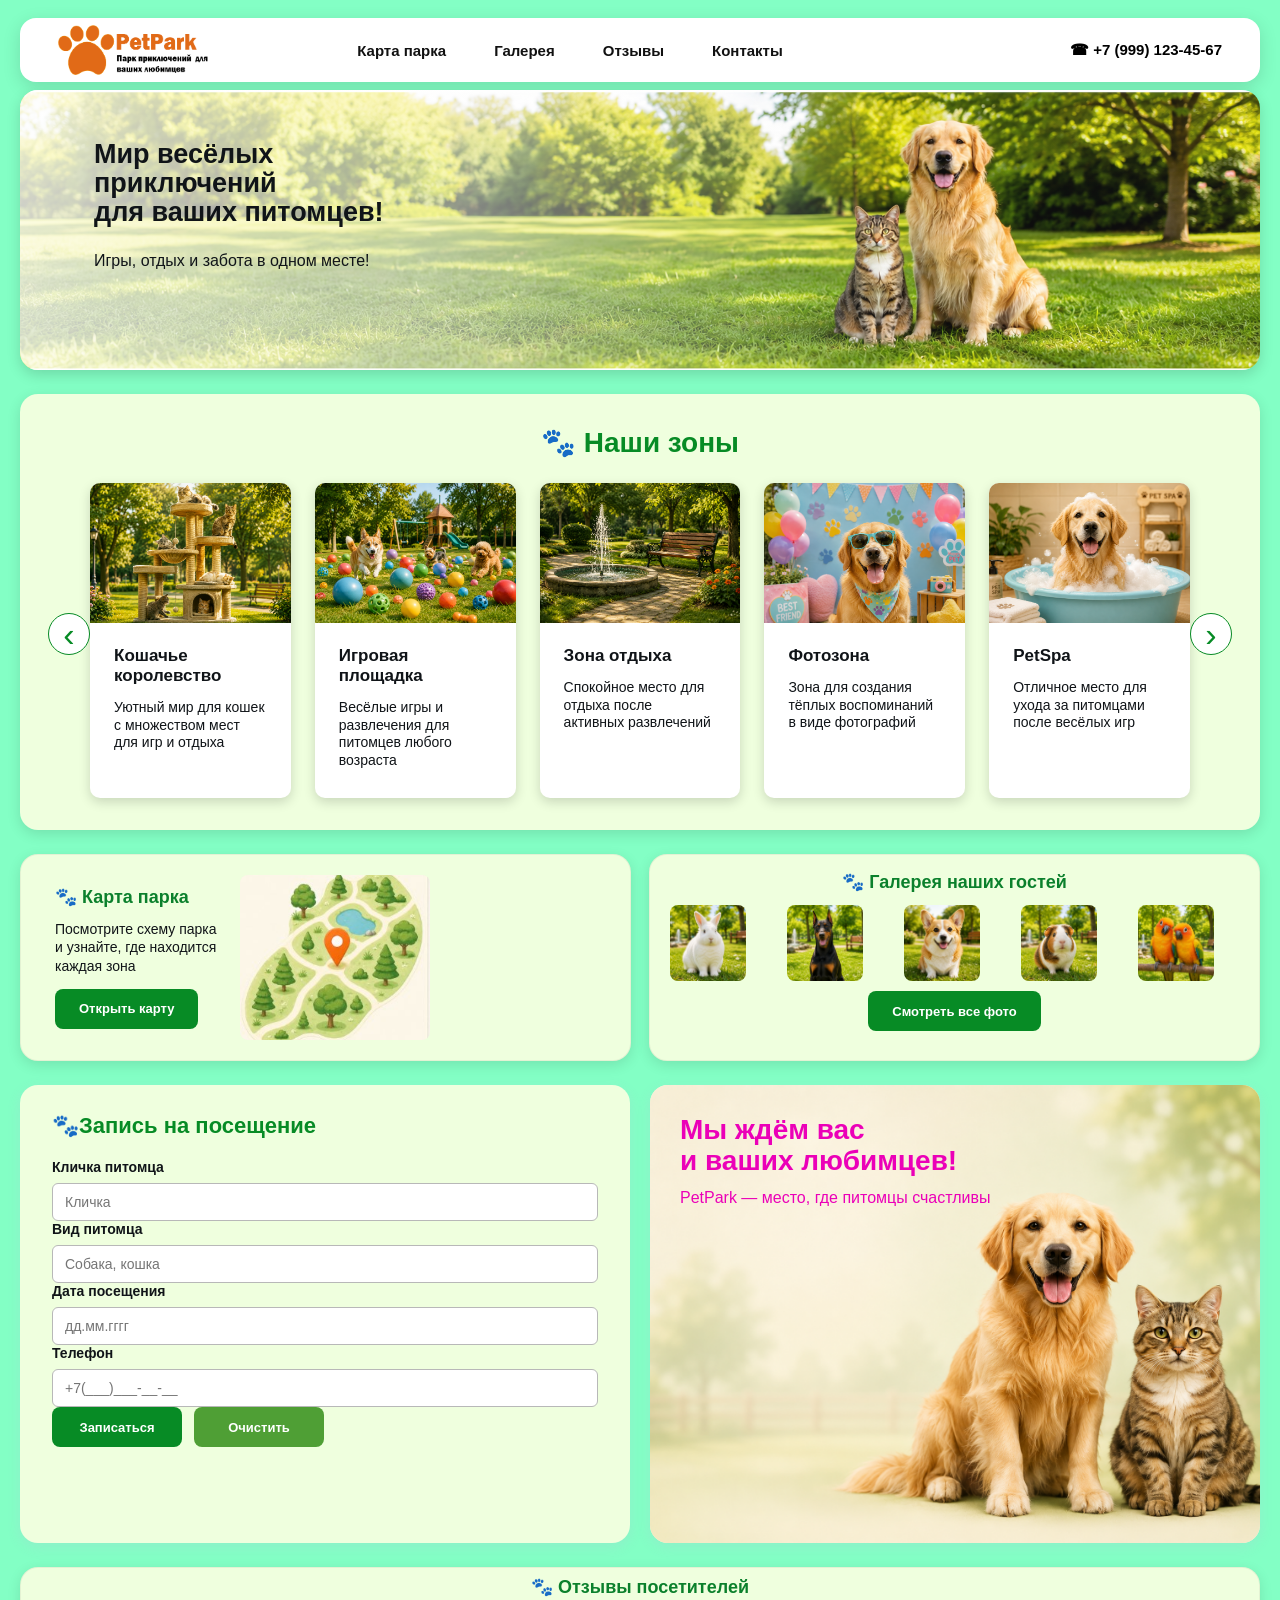
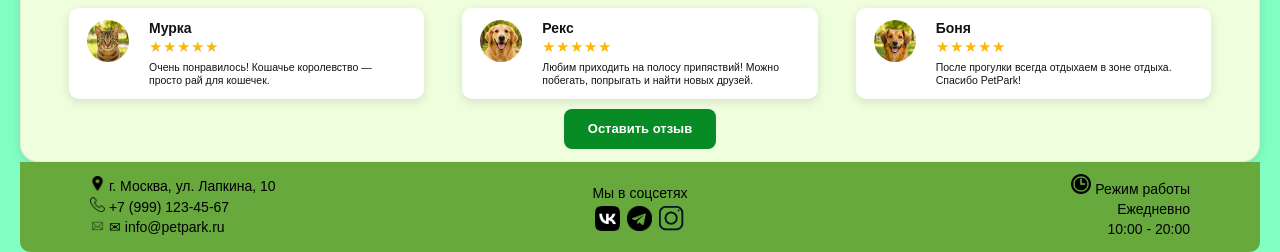
<file: index.html>
<!DOCTYPE html>
<html lang="ru">
<head>
    <meta charset="UTF-8">
    <meta name="google" content="notranslate">
    <meta name="viewport" content="width=device-width, initial-scale=1.0">
    <title>PetPark</title>
    <meta name="description" content="PetPark - парк предназначенный для развлечений домашних животных клиентов в городе Москва">
    <meta name="keywords" content="PetPark, парк, развлечения, домашние животные, Москва">
    <meta name="author" content="PetPark">
    
    <!-- ====== Open Graph (для соцсетей) ====== -->
    <meta property="og:title" content="PetPark - парк развлечений для домашних животных">
    <meta property="og:description" content="парк предназначенный для развлечений домашних животных клиентов в городе Москва">
    <meta property="og:image" content="https://lisi4ka5858.github.io/PetPark/image/Логотип/preview.jpg">
    <meta property="og:type" content="website">
    <meta property="og:locale" content="ru_RU">
    <meta property="og:url" content="https://lisi4ka5858.github.io/PetPark/">
    
    <!-- ====== Favicon ====== -->
    <link rel="icon" type="image/x-icon" href="favicon-16.ico">
    <link rel="icon" type="image/png" sizes="32x32" href="image/Логотип/favicon-32.png">
    <link rel="icon" type="image/png" sizes="16x16" href="image/Логотип/favicon-16.png">
    <link rel="apple-touch-icon" href="image/Логотип/apple-toutch-icon.png">

    <link rel="stylesheet" href="css/style.css">

</head>

<body>

<div class="page">
    <div class="container">

   <!--ШАПКА САЙТА-->     
        <header class="header">
            <div class="logo">
                <img src="image/Главная страница/Логотип.png" alt="Логотип" height="50px">
            </div>

            <nav class="nav main-nav">
               <a class="hover-red" href="map.html">Карта парка</a>
               <a class="hover-orange" href="gallery.html">Галерея</a>
               <a class="hover-yellow" href="reviews.html">Отзывы</a>
               <a class="hover-green" href="#footer">Контакты</a>
            </nav>

               <div class="phone hover-blue">☎ +7 (999) 123-45-67</div>
        </header>

<!--ГЛАВНЫЙ БАННЕР-->
        <section class="hero">
            <img src="image/Главная страница/Глав_фото.png" alt="Главное фото">

            <div class="hero-text">
                <h1>Мир весёлых<br>приключений<br>для ваших питомцев!</h1>
                <p>Игры, отдых и забота в одном месте!</p>
            </div>
        </section>

 <!--НАШИ ЗОНЫ-->       
        <section class="zones-section" id="zones">
            <h2 class="section-title">🐾 Наши зоны</h2>

            <button class="zone-arrow zone-arrow-left" type="button" onclick="prevZone()">‹</button>

            <div class="zones-slider" id="zonesSlider"></div>

            <button class="zone-arrow zone-arrow-right" type="button" onclick="nextZone()">›</button>
        </section>

        <section class="middle-grid">
            <div class="map-section card-block">
                <div>
                    <h2>🐾 Карта парка</h2>
                    <p>Посмотрите схему парка и узнайте, где находится каждая зона</p>
                    <a class="btn" href="map.html">Открыть карту</a>
                </div>

                <img src="image/Главная страница/карта парка_главная.jpg" alt="Карта парка">
            </div>

<!--ГАЛЕРЕЯ ГОСТЕЙ-->
            <div class="gallery-section card-block">
                <h2 class="gallery-title">🐾 Галерея наших гостей</h2>

                <div class="gallery">
                    <img src="image/Галерея наших гостей/Белый кролик.png" alt="Белый кролик">
                    <img src="image/Галерея наших гостей/Доберман.png" alt="Доберман">
                    <img src="image/Галерея наших гостей/Корги1.png" alt="Корги">
                    <img src="image/Галерея наших гостей/Морская свинка.png" alt="Морская свинка">
                    <img src="image/Галерея наших гостей/Попугайчики.png" alt="Попугайчики">
                </div>

                <div class="gallery-btn">
                    <a class="btn" href="gallery.html">Смотреть все фото</a>
                </div>
            </div>
        </section>

<!--ЗАПИСЬ НА ПОСЕЩЕНИЕ В ПАРК-->
        <section class="registration-row">

            <div class="booking-card">
                <h2>🐾Запись на посещение</h2>

                <div class="booking-field">
                    <label>Кличка питомца</label>
                    <input id="bookingName" type="text" placeholder="Кличка">
                </div>

                <div class="booking-field">
                    <label>Вид питомца</label>
                    <input id="bookingType" type="text" placeholder="Собака, кошка">
                </div>

                <div class="booking-field">
                    <label>Дата посещения</label>
                    <input id="bookingDate" type="text" placeholder="дд.мм.гггг">
                </div>

                <div class="booking-field">
                    <label>Телефон</label>
                    <input id="bookingPhone" type="text" placeholder="+7(___)___-__-__">
                </div>

                <div class="booking-buttons">
                    <button class="btn booking-btn" type="button" onclick="saveBooking()">Записаться</button>
                    <button class="btn clear-btn" type="button" onclick="clearBooking()">Очистить</button>
                </div>
            </div>

<!--ПЛАКАТ-->
            <div class="welcome-card">
                <img src="image/Запись на посящение/Запись на посящение.png" alt="Мы ждём вас">
                <div class="welcome-text">
                    <h2>Мы ждём вас<br>и ваших любимцев!</h2>
                    <p>PetPark — место, где питомцы счастливы</p>
                </div>
            </div>
        </section>

<!--ОТЗЫВЫ ПОСЕТИТЕЛЕЙ-->
        <section class="reviews-section card-block">
            <h2 class="reviews-title">🐾 Отзывы посетителей</h2>

            <div class="reviews">
                <article class="review">
                    <img src="image/Отзывы наших гостей/Мурка.png" alt="Мурка">

                    <div>
                        <h3>Мурка</h3>
                        <div class="stars">★★★★★</div>
                        <p>Очень понравилось! Кошачье королевство — просто рай для кошечек.</p>
                    </div>
                </article>

                <article class="review">
                    <img src="image/Отзывы наших гостей/Рекс.png" alt="Рекс">

                    <div>
                        <h3>Рекс</h3>
                        <div class="stars">★★★★★</div>
                        <p>Любим приходить на полосу припяствий! Можно побегать, попрыгать и найти новых друзей.</p>
                    </div>
                </article>

                <article class="review">
                    <img src="image/Отзывы наших гостей/Боня.png" alt="Боня">

                    <div>
                        <h3>Боня</h3>
                        <div class="stars">★★★★★</div>
                        <p>После прогулки всегда отдыхаем в зоне отдыха. Спасибо PetPark!</p>
                    </div>
                </article>
            </div>

            <div class="review-button">
                <a class="btn" href="reviews.html">Оставить отзыв</a>
            </div>
        </section>

<!--ПОДВАЛ-->
        <footer class="footer" id="footer">
            <div>
                <p> <img src="image/Контакты/Адрес.png" alt="Адрес" height="15px"> г. Москва, ул. Лапкина, 10</p>
                <p> <img src="image/Контакты/Номер.png" alt="Номер" height="15px"> +7 (999) 123-45-67</p>
                <p> <img src="image/Контакты/Почта.png" alt="Почта" height="15px"> ✉ info@petpark.ru</p>
            </div>

            <div class="social">
                <p>Мы в соцсетях</p>
                <div class="social-icons">
                    <span> <img src="image/Контакты/Вк.png" alt="Vk" height="25px"></span>
                    <span> <img src="image/Контакты/Телеграм.png" alt="Telegram" height="25px"></span>
                    <span> <img src="image/Контакты/Инстаграм.png" alt="Instagram" height="30px"></span>
                </div>
            </div>

            <div class="work">
                <p> <img src="image/Контакты/часики.png" alt="часики" height="20px"> Режим работы</p>
                <p>Ежедневно</p>
                <p>10:00 - 20:00</p>
            </div>
        </footer>
    </div>
</div>

<!--JAVA SCRIPT-->
<script>
    function saveBooking() {
        const name = document.getElementById('bookingName').value.trim();
        const type = document.getElementById('bookingType').value.trim();
        const date = document.getElementById('bookingDate').value.trim();
        const phone = document.getElementById('bookingPhone').value.trim();

        const button = document.querySelector('.booking-btn');

        if (name === '' || type === '' || date === '' || phone === '') {
            alert('Нужно заполнить все поля');
            return;
        }

        button.textContent = '✓ Записано';
        button.style.background = '#1fa832';
    }

    function clearBooking() {
        document.getElementById('bookingName').value = '';
        document.getElementById('bookingType').value = '';
        document.getElementById('bookingDate').value = '';
        document.getElementById('bookingPhone').value = '';

        const button = document.querySelector('.booking-btn');
        button.textContent = 'Записаться';
        button.style.background = '#078b25';
    }

    const zones = [
        {
            title: "Кошачье королевство",
            text: "Уютный мир для кошек с множеством мест для игр и отдыха",
            img: "image/Главная страница/Кошачье королевство.png"
        },
        {
            title: "Игровая площадка",
            text: "Весёлые игры и развлечения для питомцев любого возраста",
            img: "image/Главная страница/Игровая площадка.png"
        },
        {
            title: "Зона отдыха",
            text: "Спокойное место для отдыха после активных развлечений",
            img: "image/Главная страница/Зона отдыха.png"
        },
        {
            title: "Фотозона",
            text: "Зона для создания тёплых воспоминаний в виде фотографий",
            img: "image/Главная страница/Фото зона.png"
        },
        {
            title: "PetSpa",
            text: "Отличное место для ухода за питомцами после весёлых игр",
            img: "image/Главная страница/Pet Spa.png"
        },
        {
            title: "Полоса приключений",
            text: "Место для активных собак: туннели, барьеры, горки и препятствия",
            img: "image/Главная страница/Полоса приключений.png"
        }
    ];

    let firstZone = 0;

    function renderZones() {
        const slider = document.getElementById("zonesSlider");

        if (!slider) {
            alert("Ошибка: не найден блок zonesSlider");
            return;
        }

        slider.innerHTML = "";

        for (let i = 0; i < 5; i++) {
            const index = (firstZone + i) % zones.length;
            const zone = zones[index];

            slider.innerHTML += `
                <article class="zone-card">
                    <img src="${zone.img}" alt="${zone.title}">
                    <h3>${zone.title}</h3>
                    <p>${zone.text}</p>
                </article>
            `;
        }
    }

    function nextZone() {
        firstZone++;

        if (firstZone >= zones.length) {
            firstZone = 0;
        }

        renderZones();
    }

    function prevZone() {
        firstZone--;

        if (firstZone < 0) {
            firstZone = zones.length - 1;
        }

        renderZones();
    }

    renderZones();
</script>

</body>
</html>
</file>
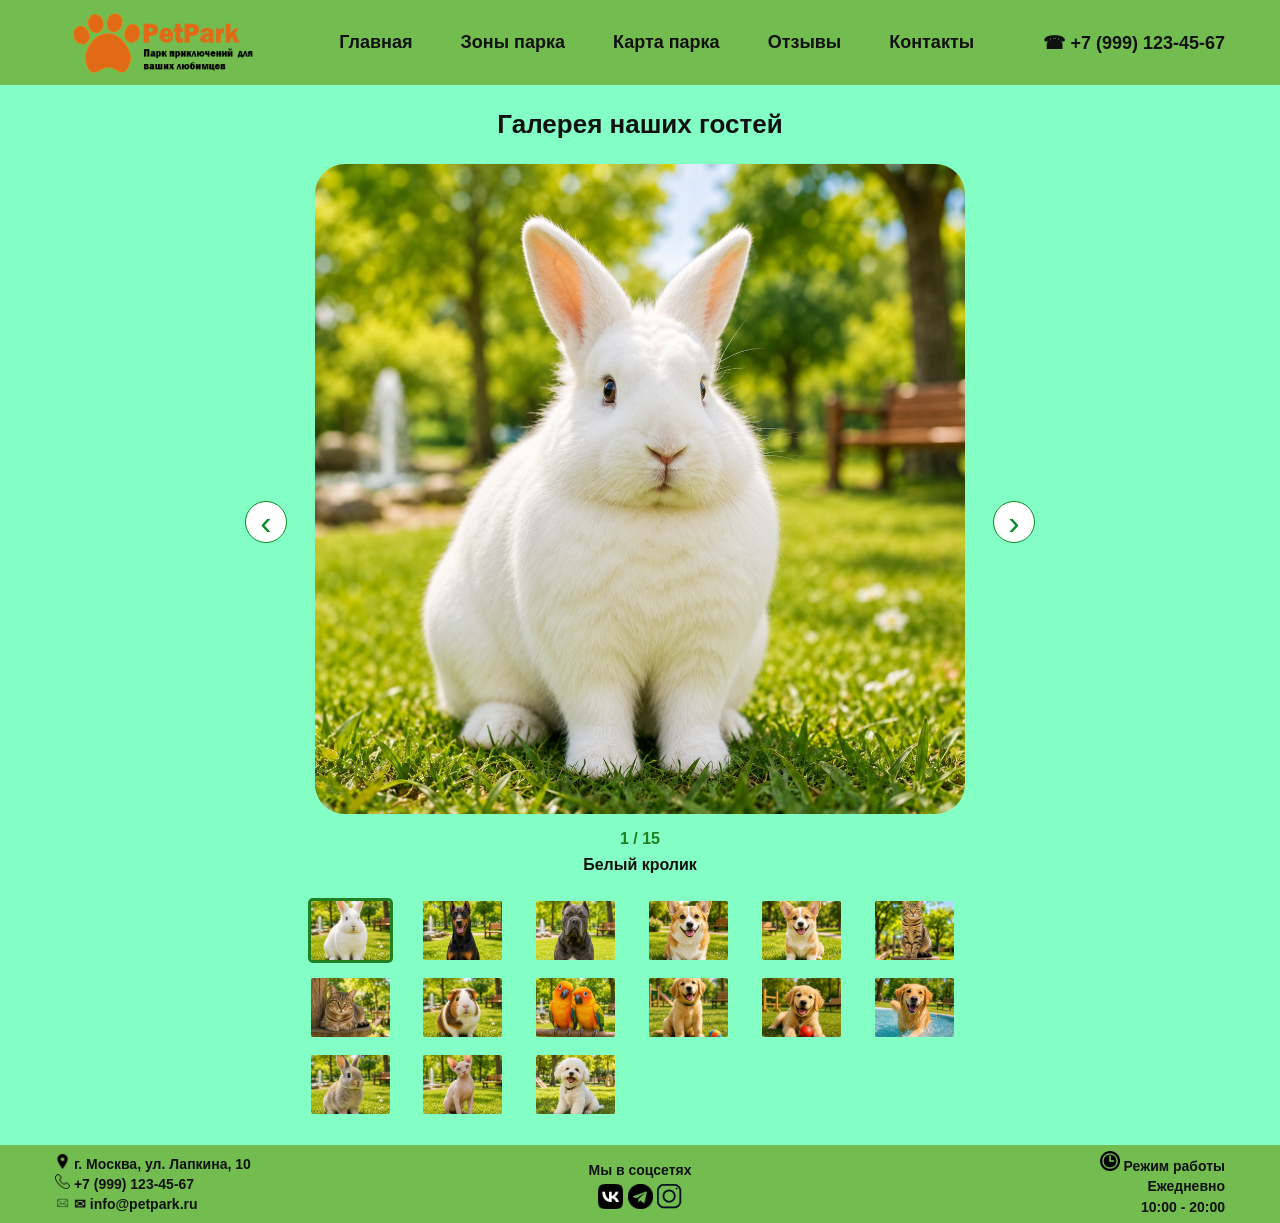
<file: gallery.html>
<!DOCTYPE html>
<html lang="ru">
<head>
    <meta charset="UTF-8">
    <meta name="viewport" content="width=device-width, initial-scale=1.0">
    <title>Галерея наших гостей</title>
    <link rel="stylesheet" href="css/gallery.css">


</head>

<body>

<!--ШАПКА САЙТА-->
<div class="page">
    <header class="header">
        <div class="logo">
            <img src="image/Главная страница/Логотип.png" alt="Логотип" height="60px">
        </div>

        <nav class="nav gallery-nav">
            <a class="hover-red" href="index.html">Главная</a>
            <a class="hover-orange" href="index.html#zones">Зоны парка</a>
            <a class="hover-yellow" href="map.html">Карта парка</a>
            <a class="hover-green" href="reviews.html">Отзывы</a>
            <a class="hover-blue" href="#footer">Контакты</a>
        </nav>

        <div class="phone hover-purple">☎ +7 (999) 123-45-67</div>
    </header>

<!--ФОТО ГОСТЕЙ-->
    <main class="main">
        <h1 class="title">Галерея наших гостей</h1>

        <section class="gallery-wrapper">
            <button class="arrow arrow-left" onclick="prevPhoto()">‹</button>

            <div class="photo-box">
                <img id="mainPhoto" src="" alt="Фото гостя">
            </div>

            <button class="arrow arrow-right" onclick="nextPhoto()">›</button>
        </section>

        <div class="counter" id="counter">1 / 15</div>
        <div class="photo-name" id="photoName">Белый кролик</div>

        <section class="thumbs" id="thumbs"></section>
    </main>

<!--ПОДВАЛ-->  
    <footer class="footer" id="footer">
        <div>
            <p> <img src="image/Контакты/Адрес.png" alt="Адрес" height="15px"> г. Москва, ул. Лапкина, 10</p>
            <p> <img src="image/Контакты/Номер.png" alt="Номер" height="15px"> +7 (999) 123-45-67</p>
            <p> <img src="image/Контакты/Почта.png" alt="Почта" height="15px"> ✉ info@petpark.ru</p>
        </div>

        <div class="social">
            <p>Мы в соцсетях</p>
            <div class="social-icons">
                <span> <img src="image/Контакты/Вк.png" alt="Вк" height="25px"></span>
                <span> <img src="image/Контакты/Телеграм.png" alt="Телеграм" height="25px"></span>
                <span> <img src="image/Контакты/Инстаграм.png" alt="Инстаграм" height="30px"></span>
            </div>
        </div>

        <div class="work">
            <p> <img src="image/Контакты/часики.png" alt="часики" height="20px"> Режим работы</p>
            <p>Ежедневно</p>
            <p>10:00 - 20:00</p>
        </div>
    </footer>
</div>

<!--JAVA SCRIPT-->
<script>
    const photos = [
        {
            src: "image/Галерея наших гостей/Белый кролик.png",
            name: "Белый кролик"
        },
        {
            src: "image/Галерея наших гостей/Доберман.png",
            name: "Доберман"
        },
        {
            src: "image/Галерея наших гостей/Кане-Корсо.png",
            name: "Кане-корсо"
        },
        {
            src: "image/Галерея наших гостей/Корги1.png",
            name: "Корги"
        },
        {
            src: "image/Галерея наших гостей/Корги2.png",
            name: "Корги"
        },
        {
            src: "image/Галерея наших гостей/Кошечка1.png",
            name: "Кошечка"
        },
        {
            src: "image/Галерея наших гостей/Кошки2.png",
            name: "Кошечка"
        },
        {
            src: "image/Галерея наших гостей/Морская свинка.png",
            name: "Морская свинка"
        },
        {
            src: "image/Галерея наших гостей/Попугайчики.png",
            name: "Попугайчики"
        },
        {
            src: "image/Галерея наших гостей/Ретривер1.png",
            name: "Ретривер"
        },
        {
            src: "image/Галерея наших гостей/Ретривер2.png",
            name: "Ретривер"
        },
        {
            src: "image/Галерея наших гостей/Ретривер3.png",
            name: "Ретривер"
        },
        {
            src: "image/Галерея наших гостей/Серый кролик.png",
            name: "Кролик"
        },
        {
            src: "image/Галерея наших гостей/Сфинкс.png",
            name: "Сфинкс"
        },
        {
            src: "image/Галерея наших гостей/Щеночек.png",
            name: "Бэбик"
        }
    ];

    let currentPhoto = 0;

    function createThumbs() {
        const thumbsBlock = document.getElementById("thumbs");
        thumbsBlock.innerHTML = "";

        photos.forEach(function(photo, index) {
            const img = document.createElement("img");
            img.src = photo.src;
            img.alt = photo.name;

            img.onclick = function() {
                showPhoto(index);
            };

            thumbsBlock.appendChild(img);
        });
    }

    function showPhoto(index) {
        currentPhoto = index;

        const mainPhoto = document.getElementById("mainPhoto");
        const counter = document.getElementById("counter");
        const photoName = document.getElementById("photoName");
        const thumbs = document.querySelectorAll(".thumbs img");

        mainPhoto.src = photos[currentPhoto].src;
        photoName.textContent = photos[currentPhoto].name;
        counter.textContent = (currentPhoto + 1) + " / " + photos.length;

        thumbs.forEach(function(thumb) {
            thumb.classList.remove("active");
        });

        thumbs[currentPhoto].classList.add("active");
    }

    function nextPhoto() {
        currentPhoto++;

        if (currentPhoto >= photos.length) {
            currentPhoto = 0;
        }

        showPhoto(currentPhoto);
    }

    function prevPhoto() {
        currentPhoto--;

        if (currentPhoto < 0) {
            currentPhoto = photos.length - 1;
        }

        showPhoto(currentPhoto);
    }

    createThumbs();
    showPhoto(0);
</script>

</body>
</html>
</file>
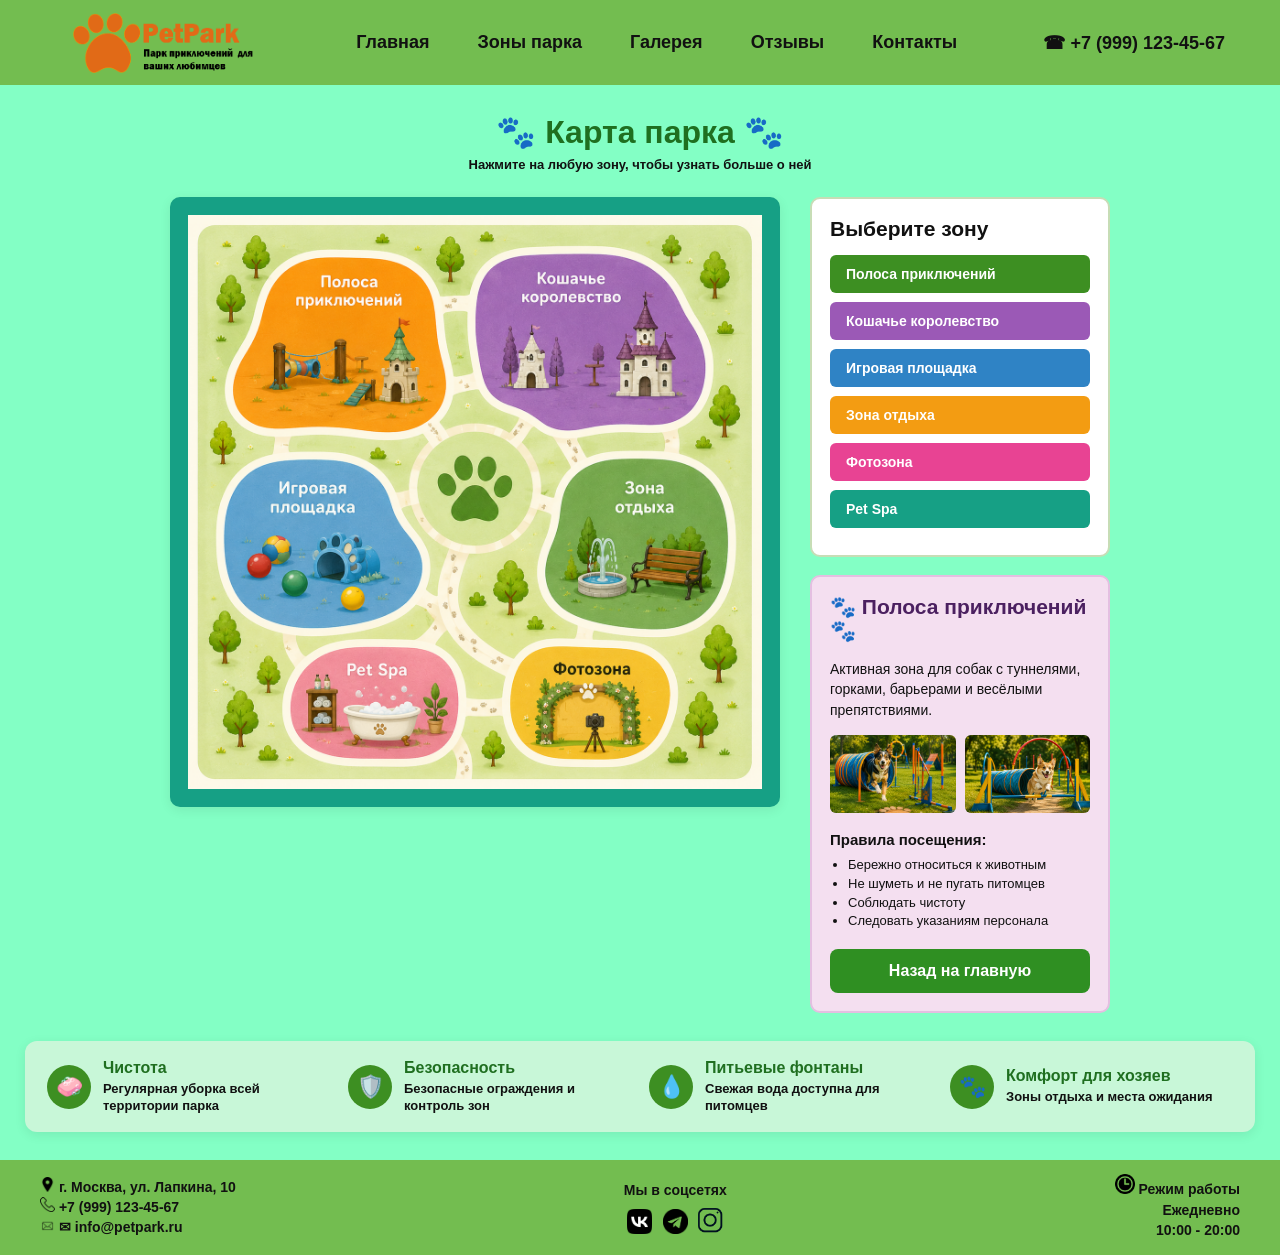
<file: map.html>
<!DOCTYPE html>
<html lang="ru">
<head>
    <meta charset="UTF-8">
    <meta name="viewport" content="width=device-width, initial-scale=1.0">
    <title>Карта парка</title>
    <link rel="stylesheet" href="css/map.css">

</head>

<body>

<div class="page">

<!--ШАПКА САЙТА-->
    <header class="header">
        <div class="logo">
            <img src="image/Главная страница/Логотип.png" alt="Логотип" height="60px">
        </div>

        <nav class="nav map-nav">
            <a class="hover-red" href="index.html">Главная</a>
            <a class="hover-orange" href="index.html#zones">Зоны парка</a>
            <a class="hover-yellow" href="gallery.html">Галерея</a>
            <a class="hover-green" href="reviews.html">Отзывы</a>
            <a class="hover-blue" href="#footer">Контакты</a>
        </nav>

        <div class="phone hover-purple">☎ +7 (999) 123-45-67</div>
    </header>

<!--КАРТА ПАРКА-->
        <h1 class="title">🐾 Карта парка 🐾</h1>
        <p class="subtitle">Нажмите на любую зону, чтобы узнать больше о ней</p>

    <main class="main">

            <section class="map-box">
                <img src="image/Карта парков/Карта парка.png" alt="Карта парка">
            </section>

        <aside class="side">


<!--ВЫБОР ЗОНЫ-->
            <section class="choose-card">
                <h2>Выберите зону</h2>

                <button class="zone-btn green" type="button" onclick="showZone('adventure')">Полоса приключений</button>
                    <button class="zone-btn purple" type="button" onclick="showZone('cat')">Кошачье королевство</button>
                    <button class="zone-btn blue" type="button" onclick="showZone('play')">Игровая площадка</button>
                    <button class="zone-btn orange" type="button" onclick="showZone('rest')">Зона отдыха</button>
                    <button class="zone-btn pink" type="button" onclick="showZone('photo')">Фотозона</button>
                    <button class="zone-btn teal" type="button" onclick="showZone('spa')">Pet Spa</button>
            </section>

            <section class="info-card" id="infoCard">
                <h2 id="zoneTitle">🐾 Полоса приключений 🐾</h2>

                <p id="zoneDescription">
                    Активная зона для собак с туннелями, горками, барьерами и весёлыми препятствиями.
                </p>

                <div class="zone-photos">
                    <img id="photoOne" src="image/Наши зоны/Зона_полоса приключений.png" alt="Фото зоны">
                    <img id="photoTwo" src="image/Главная страница/Полоса приключений.png" alt="Фото зоны">
                </div>              

<!--ПРАВИЛА ПОСЕЩЕНИЯ-->
                <div class="rules-title">Правила посещения:</div>

                <ul class="rules">
                    <li>Бережно относиться к животным</li>
                    <li>Не шуметь и не пугать питомцев</li>
                    <li>Соблюдать чистоту</li>
                    <li>Следовать указаниям персонала</li>
                </ul>

                <a class="back-btn" href="Index.html">Назад на главную</a>
            </section>

        </aside>

    </main>

<!---->
    <section class="comfort-strip">
        <div class="comfort-card">
            <div class="comfort-icon">🧼</div>
            <div>
                <h3>Чистота</h3>
                <p>Регулярная уборка всей территории парка</p>
            </div>
        </div>

        <div class="comfort-card">
            <div class="comfort-icon">🛡️</div>
            <div>
                <h3>Безопасность</h3>
                <p>Безопасные ограждения и контроль зон</p>
            </div>
        </div>

        <div class="comfort-card">
            <div class="comfort-icon">💧</div>
            <div>
                <h3>Питьевые фонтаны</h3>
                <p>Свежая вода доступна для питомцев</p>
            </div>
        </div>

        <div class="comfort-card">
            <div class="comfort-icon">🐾</div>
            <div>
                <h3>Комфорт для хозяев</h3>
                <p>Зоны отдыха и места ожидания</p>
            </div>
        </div>
    </section>

 <!--ПОДВАЛ-->
    <footer class="footer" id="footer">
         <div>
            <p> <img src="image/Контакты/Адрес.png" alt="Адрес" height="15px"> г. Москва, ул. Лапкина, 10</p>
            <p> <img src="image/Контакты/Номер.png" alt="Номер" height="15px"> +7 (999) 123-45-67</p>
            <p> <img src="image/Контакты/Почта.png" alt="Почта" height="15px"> ✉ info@petpark.ru</p>
        </div>

        <div class="social">
            <p>Мы в соцсетях</p>
            <div class="social-icons">
                <span> <img src="image/Контакты/Вк.png" alt="Вк" height="25px"></span>
                <span> <img src="image/Контакты/Телеграм.png" alt="Телеграм" height="25px"></span>
                <span> <img src="image/Контакты/Инстаграм.png" alt="Инстаграм" height="30px"></span>
            </div>
        </div>

        <div class="work">
            <p> <img src="image/Контакты/часики.png" alt="часики" height="20px"> Режим работы</p>
            <p>Ежедневно</p>
            <p>10:00 - 20:00</p>
        </div>
    </footer>


<!--JAVA SCRIPT-->
<script>
    function showZone(zone) {
        const title = document.getElementById('zoneTitle');
        const description = document.getElementById('zoneDescription');
        const photoOne = document.getElementById('photoOne');
        const photoTwo = document.getElementById('photoTwo');
        const infoCard = document.getElementById('infoCard');

        if (zone === 'adventure') {
            title.textContent = '🐾 Полоса приключений 🐾';
            description.textContent = 'Активная зона для собак с туннелями, горками, барьерами и весёлыми препятствиями.';
            photoOne.src = 'image/Наши зоны/Зона_полоса приключений.png';
            photoTwo.src = 'image/Главная страница/Полоса приключений.png';
            infoCard.style.background = '#e3f5d8';
        }

        if (zone === 'cat') {
            title.textContent = '🐾 Кошачье королевство 🐾';
            description.textContent = 'Уютный мир для кошек с множеством мест для игр и отдыха.';
            photoOne.src = 'image/Наши зоны/Зона_кошачье королевство.png';
            photoTwo.src = 'image/Главная страница/Кошачье королевство.png';
            infoCard.style.background = '#f4dff0';
        }

        if (zone === 'play') {
            title.textContent = '🐾 Игровая площадка 🐾';
            description.textContent = 'Весёлые игры и развлечения для питомцев любого возраста.';
            photoOne.src = 'image/Наши зоны/Зона_игровая площадка.png';
            photoTwo.src = 'image/Главная страница/Игровая площадка.png';
            infoCard.style.background = '#dfefff';
        }

        if (zone === 'rest') {
            title.textContent = '🐾 Зона отдыха 🐾';
            description.textContent = 'Спокойное место для отдыха после активных развлечений.';
            photoOne.src = 'image/Наши зоны/Зона_зона отдыха.png';
            photoTwo.src = 'image/Главная страница/Зона отдыха.png';
            infoCard.style.background = '#fff0d7';
        }

        if (zone === 'photo') {
            title.textContent = '🐾 Фотозона 🐾';
            description.textContent = 'Яркая зона для красивых фотографий и тёплых воспоминаний.';
            photoOne.src = 'image/Наши зоны/Зона_фотозона.png';
            photoTwo.src = 'image/Главная страница/Фото зона2.png';
            infoCard.style.background = '#ffe0ef';
        }

        if (zone === 'spa') {
            title.textContent = '🐾 Pet Spa 🐾';
            description.textContent = 'Место для ухода за питомцами: купание, расчёсывание и отдых.';
            photoOne.src = 'image/Наши зоны/Зона_Pet Spa.png';
            photoTwo.src = 'image/Главная страница/Pet Spa2.png';
            infoCard.style.background = '#ddfff5';
        }
    }
</script>

</body>
</html>
</file>
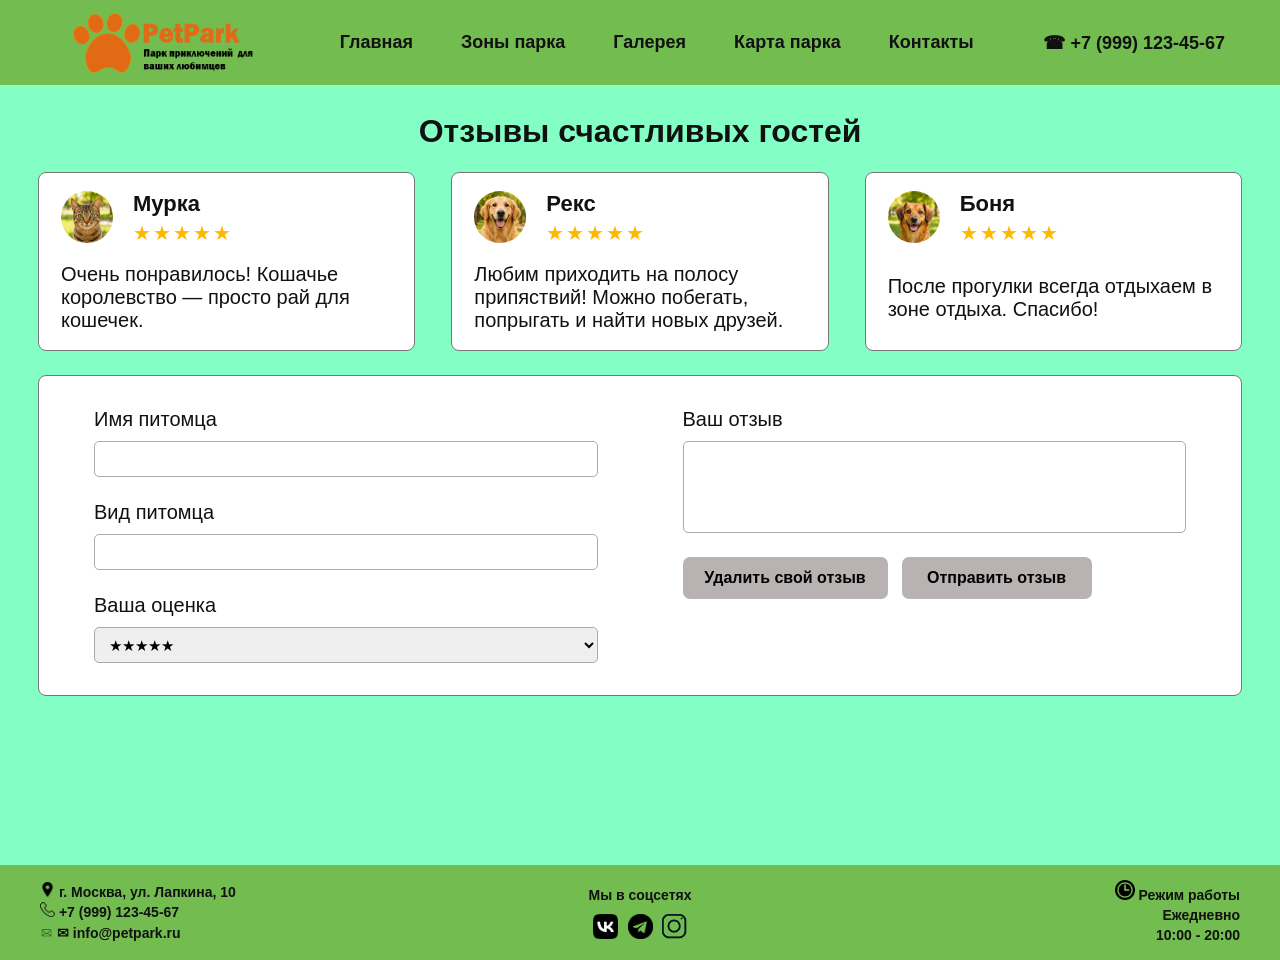
<file: reviews.html>
<!DOCTYPE html>
<html lang="ru">
<head>
    <meta charset="UTF-8">
    <meta name="viewport" content="width=device-width, initial-scale=1.0">
    <title>Отзывы счастливых гостей</title>


    <link rel="stylesheet" href="css/reviews.css">

</head>

<body>

<div class="page">

<!--ШАПКА САЙТА-->
    <header class="header">
        <div class="logo">
            <img src="image/Главная страница/Логотип.png" alt="Логотип" height="60px">
        </div>

        <nav class="nav reviews-nav">
            <a class="hover-red" href="index.html">Главная</a>
            <a class="hover-orange" href="index.html#zones">Зоны парка</a>
            <a class="hover-yellow" href="gallery.html">Галерея</a>
            <a class="hover-green" href="map.html">Карта парка</a>
            <a class="hover-blue" href="#footer">Контакты</a>
        </nav>

<div class="phone hover-purple">☎ +7 (999) 123-45-67</div>
    </header>

    <main class="main">

<!--ОТЗЫВЫ ГОСТЕЙ-->
        <h1 class="title">Отзывы счастливых гостей</h1>

        <section class="user-review" id="userReview">
            <h2>Ваш отзыв</h2>

            <div class="user-review-card">
                <h3 id="savedName"></h3>
                <div class="stars" id="savedRating"></div>
                <p id="savedType"></p>
                <p id="savedText"></p>
            </div>
        </section>

    <section class="reviews-list">

        <article class="review-card">
            <img class="review-photo" src="image/Отзывы наших гостей/Мурка.png" alt="Мурка">
            <div>
                <h3>Мурка</h3>
                <div class="stars">★★★★★</div>
            </div>
            <p>Очень понравилось! Кошачье королевство — просто рай для кошечек.</p>
        </article>

        <article class="review-card">
            <img class="review-photo" src="image/Отзывы наших гостей/Рекс.png" alt="Рекс">
            <div>
                <h3>Рекс</h3>
                <div class="stars">★★★★★</div>
            </div>
            <p>Любим приходить на полосу припяствий! Можно побегать, попрыгать и найти новых друзей.</p>
        </article>

        <article class="review-card">
            <img class="review-photo" src="image/Отзывы наших гостей/Боня.png" alt="Боня">
            <div>
                <h3>Боня</h3>
                <div class="stars">★★★★★</div>
            </div>
            <p>После прогулки всегда отдыхаем в зоне отдыха. Спасибо!</p>
        </article>

    </section>

<!--ЗАПОЛНЕНИЕ ВАШЕГО ОТЗЫВА-->
    <section class="review-form">

        <div class="left-fields">
            <div class="field">
                Имя питомца
                <input id="petName" type="text">
            </div>

            <div class="field">
                Вид питомца
                <input id="petType" type="text">
            </div>

            <div class="field">
                Ваша оценка
                <select id="petRating">
                    <option>★★★★★</option>
                    <option>★★★★</option>
                    <option>★★★</option>
                    <option>★★</option>
                    <option>★</option>
                </select>
            </div>
        </div>

        <div class="right-fields">
            <div class="field">
                Ваш отзыв
                <textarea id="petReview"></textarea>
            </div>

            <div class="form-buttons">
                <button class="delete-btn" type="button" onclick="deleteReview()">Удалить свой отзыв</button>
                <button class="submit-btn" type="button" onclick="saveReview()">Отправить отзыв</button>
            </div>
        </div>

    </section>

    </main>

<!--ПОДВАЛ-->
    <footer class="footer" id="footer">
        <div>
            <p> <img src="image/Контакты/Адрес.png" alt="Адрес" height="15px"> г. Москва, ул. Лапкина, 10</p>
            <p> <img src="image/Контакты/Номер.png" alt="Номер" height="15px"> +7 (999) 123-45-67</p>
            <p> <img src="image/Контакты/Почта.png" alt="Почта" height="13px"> ✉ info@petpark.ru</p>
        </div>

        <div class="social">
            <p>Мы в соцсетях</p>
            <div class="social-icons">
                <span> <img src="image/Контакты/Вк.png" alt="Вк" height="25px"></span>
                <span> <img src="image/Контакты/Телеграм.png" alt="Телеграм" height="25px"></span>
                <span> <img src="image/Контакты/Инстаграм.png" alt="Инстаграм" height="30px"></span>
            </div>
        </div>

        <div class="work">
            <p> <img src="image/Контакты/часики.png" alt="часики" height="20px"> Режим работы</p>
            <p>Ежедневно</p>
            <p>10:00 - 20:00</p>
        </div>
    </footer>
</div>

<!--JAVA SCRIPT-->
<script>
    function saveReview() {
        const name = document.getElementById('petName').value.trim();
        const type = document.getElementById('petType').value.trim();
        const rating = document.getElementById('petRating').value;
        const review = document.getElementById('petReview').value.trim();

        if (name === '' || type === '' || review === '') {
            alert('Заполните все поля');
            return;
        }

        document.getElementById('savedName').textContent = name;
        document.getElementById('savedRating').textContent = rating;
        document.getElementById('savedType').textContent = 'Вид питомца: ' + type;
        document.getElementById('savedText').textContent = review;

        document.getElementById('userReview').style.display = 'block';

        document.getElementById('petName').value = '';
        document.getElementById('petType').value = '';
        document.getElementById('petReview').value = '';
        document.getElementById('petRating').value = '★★★★★';
    }

    function deleteReview() {
        document.getElementById('userReview').style.display = 'none';

        document.getElementById('savedName').textContent = '';
        document.getElementById('savedRating').textContent = '';
        document.getElementById('savedType').textContent = '';
        document.getElementById('savedText').textContent = '';
    }
</script>

</body>
</html>
</file>
<file: css/style.css>
* {
            box-sizing: border-box;
            margin: 0;
            padding: 0;
        }

        html{
            scroll-behavior: smooth;
        }


        .nav a,
        .phone {
            transition: 0.25s;
            cursor: pointer;
        }

        /* Цвета при наведении */
        .hover-red:hover {
            color: red !important;
        }

        .hover-orange:hover {
            color: orange !important;
        }

        .hover-yellow:hover {
            color: #ffd000 !important;
        }

        .hover-green:hover {
            color: green !important;
        }

        .hover-blue:hover {
            color: blue !important;
        }

        .hover-purple:hover {
            color: purple !important;
        }

        /* Плавное увеличение всех кнопок */
        .btn,
        button,
        .nav a,
        .phone {
            transition: transform 0.25s ease, background-color 0.25s ease, color 0.25s ease;
        }

        /* При наведении кнопки становятся чуть больше */
        .btn:hover,
        button:hover {
            transform: scale(1.06);
        }

        /* При наведении пункты меню и телефон тоже чуть увеличиваются */
        .nav a:hover,
        .phone:hover {
            transform: scale(1.08);
        }

        body {
            background: #83FFC5;
            font-family: Arial, sans-serif;
            color: #101418;
        }

       
        .page{
            width: 100%;
            max-width: 1440px;
            margin: 0 auto;
            padding: 18px 20px 0;
        }
        .container {
            width: 100%;
            max-width: 1440px;
            margin: 0 auto;
        }

        /* ШАПКА */

        .header {
            height: 64px;
            background: #ffffff;
            border-radius: 16px;
            display: flex;
            align-items: center;
            justify-content: space-between;
            padding: 0 38px;
            box-shadow: 0 5px 18px rgba(0, 0, 0, 0.13);
            margin-bottom: 8px;
        }

        .logo {
            display: flex;
            align-items: center;
            gap: 9px;
            color: #118331;
            font-size: 10px;
            font-weight: 900;
            width: 12px;
            height: 12px;
        }

        .nav {
            display: flex;
            gap: 48px;
            font-size: 15px;
            font-weight: 800;
        }

        .nav a {
            color: #111;
            text-decoration: none;
        }

        .phone {
            color: #000000;
            font-size: 15px;
            font-weight: 900;
        }



        /* ГЛАВНЫЙ БАННЕР */

        .hero {
            height: 280px;
            border-radius: 18px;
            overflow: hidden;
            position: relative;
            box-shadow: 0 5px 14px rgba(0,0,0,.15);
            margin-bottom: 8px;
        }

        .hero img {
            width: 100%;
            height: 100%;
            object-fit: cover;
            display: block;
        }

        .hero::after {
            content: "";
            position: absolute;
            inset: 0;
            background: linear-gradient(90deg, rgba(255,255,255,.78) 0%, rgba(255,255,255,.55) 33%, rgba(255,255,255,.05) 70%);
        }

        .hero-text {
            position: absolute;
            z-index: 2;
            left: 74px;
            top: 50px;
        }

        .hero-text h1 {
            font-size: 27px;
            line-height: 1.08;
            font-weight: 900;
            margin-bottom: 25px;
        }

        .hero-text p {
            font-size: 16px;
            margin-bottom: 17px;
        }

        .btn.small {
            padding: 8px 20px;
            font-size: 13px;
        }

        .btn {
            display: inline-flex;
            align-items: center;
            justify-content: center;
            background: #078b25;
            color: white;
            text-decoration: none;
            border-radius: 8px;
            padding: 12px 24px;
            font-weight: 900;
            border: none;
            cursor: pointer;
        }


        /* ОБЩИЕ БЛОКИ */

        .card-block {
            background: #efffde;
            border-radius: 18px;
            box-shadow: 0 4px 14px rgba(0,0,0,.11);
            border: 1px solid rgba(0,0,0,.05);
        }

        .section-title {
            text-align: center;
            color: #0b802c;
            font-size: 20px;
            font-weight: 900;
            margin-bottom: 16px;
        }

        .section-title span {
            margin-right: 5px;
        }

        /* НАШИ ЗОНЫ */

        .zones-section {
            padding: 24px 200px;
            margin-bottom: 18px;
            position: relative;
        }

        .zones {
            display: grid;
            grid-template-columns: repeat(5, 1fr);
            gap: 28px;
        }

        .zone-card {
            background: white;
            border-radius: 9px;
            overflow: hidden;
            box-shadow: 0 4px 12px rgba(0,0,0,.16);
            min-height: 170px;
        }

        .zone-card img {
            width: 100%;
            height: 120px;
            object-fit: cover;
            display: block;
        }

        .zone-card h3 {
            font-size: 12px;
            font-weight: 900;
            padding: 9px 10px 5px;
        }

        .zone-card p {
            font-size: 11px;
            line-height: 1.25;
            padding: 0 10px 11px;
        }

        .arrow {
            position: absolute;
            top: 88px;
            width: 31px;
            height: 31px;
            border: 2px solid #2d9c47;
            border-radius: 50%;
            color: #2d9c47;
            display: flex;
            align-items: center;
            justify-content: center;
            font-size: 25px;
            line-height: 1;
        }

        .arrow.left {
            left: 34px;
        }

        .arrow.right {
            right: 34px;
        }

        /* СРЕДНИЙ РЯД */

        .middle-grid {
            display: grid;
            grid-template-columns: 1fr 1fr;
            gap: 18px;
            margin-bottom: 18px;
        }

        .map-section {
            padding: 20px 34px;
            display: grid;
            grid-template-columns: 165px 190px;
            gap: 20px;
            align-items: center;
        }

        .map-section h2 {
            color: #0b802c;
            font-size: 18px;
            font-weight: 900;
            margin-bottom: 12px;
        }

        .map-section p {
            font-size: 14px;
            line-height: 1.3;
            margin-bottom: 14px;
        }

        .map-section img {
            width: 190px;
            height: 165px;
            object-fit: cover;
            border-radius: 8px;
        }

        .gallery-section {
            padding: 16px 20px 12px;
        }

        .gallery-title {
            text-align: center;
            color: #0b802c;
            font-size: 18px;
            font-weight: 900;
            margin-bottom: 12px;
        }

        .gallery {
            display: grid;
            grid-template-columns: repeat(5, 1fr);
            gap: 16px;
            align-items: center;
            margin-bottom: 10px;
        }

        .gallery img {
            width: 76px;
            height: 76px;
            border-radius: 8px;
            object-fit: cover;
        }

        .gallery-btn {
            text-align: center;
        }

        /* ФОРМА И ПРИГЛАШЕНИЕ */

        .booking-row {
            display: grid;
            grid-template-columns: 1fr 1fr;
            gap: 18px;
            margin-bottom: 18px;
        }

        .booking {
            padding: 18px 34px;
        }

        .booking h2 {
            font-size: 15px;
            color: #0b802c;
            margin-bottom: 14px;
            font-weight: 900;
        }

        .form-line {
            display: grid;
            grid-template-columns: repeat(4, 1fr);
            gap: 18px;
            align-items: end;
        }

        .field label {
            display: block;
            font-size: 10px;
            font-weight: 900;
            margin-bottom: 6px;
        }

        .field input {
            width: 100%;
            height: 28px;
            border: 1px solid #d2d2d2;
            border-radius: 5px;
            padding: 0 9px;
            font-size: 11px;
        }

        .booking button {
            height: 30px;
            border: 0;
            background: #118c2b;
            color: white;
            border-radius: 6px;
            font-weight: 900;
            cursor: pointer;
        }

        .welcome {
            overflow: hidden;
            position: relative;
            min-height: 125px;
        }

        .welcome img {
            width: 100%;
            height: 125px;
            object-fit: cover;
            display: block;
        }

        .welcome-text {
            position: absolute;
            left: 24px;
            top: 23px;
            font-size: 20px;
            font-weight: 900;
            line-height: 1.1;
            color: #eb00b8;
        }

        .welcome-text p {
            margin-top: 10px;
            font-size: 12px;
            font-weight: 500;
        }

        /* ОТЗЫВЫ */

        .reviews-section {
            padding: 8px 48px 12px;
            margin-bottom: 0;
        }

        .reviews-title {
            text-align: center;
            color: #0b802c;
            font-size: 18px;
            font-weight: 900;
            margin-bottom: 10px;
        }

        .reviews {
            display: grid;
            grid-template-columns: repeat(3, 1fr);
            gap: 38px;
            margin-bottom: 10px;
        }

        .review {
            background: white;
            border-radius: 10px;
            box-shadow: 0 3px 10px rgba(0,0,0,.12);
            min-height: 78px;
            padding: 12px 18px;
            display: grid;
            grid-template-columns: 50px 1fr;
            gap: 12px;
            align-items: start;
        }

        .review img {
            width: 42px;
            height: 42px;
            border-radius: 50%;
            object-fit: cover;
        }

        .review h3 {
            font-size: 14px;
            font-weight: 900;
            margin-bottom: 2px;
        }

        .stars {
            color: #ffb800;
            font-size: 15px;
            letter-spacing: 1px;
            margin-bottom: 5px;
        }

        .review p {
            font-size: 10.5px;
            line-height: 1.25;
        }

        .review-button {
            text-align: center;
        }

        .registration-row {
         display: grid;
          grid-template-columns: 1fr 1fr;
           gap: 20px;
            margin: 24px 0;
         align-items: stretch;
        }    

        .booking-card,
        .welcome-card {
            background: #efffde;
            border-radius: 18px;
            padding: 28px 32px;
            box-shadow: 0 4px 14px rgba(233, 126, 236, 0.12);
            min-height: 330px;
        }

        .booking-card h2 {
            color: #078b25;
            font-size: 22px;
            font-weight: 900;
            margin-bottom: 20px;
        }

        .btn {
            min-width: 130px;
            height: 40px;
            background: #078b25;
            color: white;
            border: none;
            border-radius: 8px;
            font-size: 13px;
            font-weight: 900;
            cursor: pointer;
            transition: transform 0.25s ease, background-color 0.25s ease;
        }

        .btn:hover {
            transform: scale(1.06);
            background: #0aa832;
        }

        .clear-btn {
            background: #4f9f35;
        }

        .welcome-card {
            position: relative;
            overflow: hidden;
            padding: 0;
        }

        .welcome-card img {
            width: 100%;
            height: 100%;
            object-fit: cover;
            display: block;
        }

        .welcome-text {
            position: absolute;
            left: 30px;
            top: 30px;
            z-index: 2;
        }

        .welcome-text h2 {
            font-size: 28px;
            font-weight: 900;
            margin-bottom: 12px;
        }

        .welcome-text p {
            font-size: 16px;
        }

        /* ПОДВАЛ */

        .footer {
            height: 90px;
            background: #67a93d;
            border-radius: 0 0 10px 10px;
            display: grid;
            grid-template-columns: 1fr 1fr 1fr;
            align-items: center;
            padding: 0 70px;
            color: rgb(0, 0, 0);
            font-size: 14px;
        }

        .footer p {
            line-height: 1.45;
        }

        .social {
            text-align: center;
        }

        .social-icons {
            margin-top: 4px;
            display: flex;
            justify-content: center;
            gap: 8px;
        }

        .social-icons span {
            width: 24px;
            height: 24px;
            border-radius: 50%;
            color: #138c2c;
            display: inline-flex;
            justify-content: center;
            align-items: center;
            font-size: 10px;
            font-weight: 900;
        }

        .booking-fields {
            display: grid;
            grid-template-columns: repeat(4, 1fr);
            gap: 18px;
            margin-bottom: 24px;
        }

        .booking-field {
            display: flex;
            flex-direction: column;
        }

        .booking-field label {
            font-size: 14px;
            font-weight: 900;
            margin-bottom: 8px;
        }

        .booking-field input {
            height: 38px;
            border: 1px solid #b8b8b8;
            border-radius: 6px;
            padding: 0 12px;
            font-size: 14px;
        }

        .booking-buttons {
            display: flex;
            gap: 12px;
        }


        .btn:hover {
            transform: scale(1.06);
            background: #0aa832;
        }

        .clear-btn {
            background: #4f9f35;
        }

        .work {
            text-align: right;
        }

        .zones-section {
            position: relative;
            background: #efffde;
            border-radius: 18px;
            padding: 32px 70px;
            margin: 24px 0;
            box-shadow: 0 4px 14px rgba(0, 0, 0, 0.12);
        }

        .section-title {
            text-align: center;
            color: #078b25;
            font-size: 28px;
            font-weight: 900;
            margin-bottom: 24px;
        }

        .zones-slider {
            display: grid;
            grid-template-columns: repeat(5, 1fr);
            gap: 24px;
        }

        .zone-card {
            background: white;
            border-radius: 10px;
            overflow: hidden;
            box-shadow: 0 4px 12px rgba(0, 0, 0, 0.16);
            transition: transform 0.25s ease;
        }

        .zone-card:hover {
            transform: scale(1.06);
        }

        .zone-card img {
            width: 100%;
            height: 140px;
            object-fit: cover;
            display: block;
        }

        .zone-card h3 {
            font-size: 17px;
            font-weight: 900;
            margin: 14px 14px 8px;
        }

        .zone-card p {
            font-size: 14px;
            line-height: 1.25;
            margin: 0 14px 18px;
        }

        .zone-arrow {
            position: absolute;
            top: 55%;
            transform: translateY(-50%);
            width: 42px;
            height: 42px;
            border: 1px solid #078b25;
            border-radius: 50%;
            background: white;
            color: #078b25;
            font-size: 34px;
            line-height: 34px;
            cursor: pointer;
            transition: transform 0.25s ease, background-color 0.25s ease, color 0.25s ease;
        }

        .zone-arrow:hover {
            transform: translateY(-50%) scale(1.15);
            background: #078b25;
            color: white;
        }

        .zone-arrow-left {
            left: 28px;
        }

        .zone-arrow-right {
            right: 28px;
        }



        @media (max-width: 768px) {
            .header {
                flex-direction: column;
                height: auto;
                gap: 15px;
                padding: 20px;
            }

            .nav {
                gap: 20px;
                flex-wrap: wrap;
                justify-content: center;
            }

            .zones-slider{
        
                grid-template-columns: 
                repeat(2, 1fr);
            }

            .middle-grid,
            .registration-row,
            .reviews{
                grid-template-columns: 1fr;
            }

            .gallery{

                grid-template-columns: repeat(3, 1fr);
            }
            .footer {
                grid-template-columns: 1fr;
                height: auto;
                gap: 20px;
                text-align: center;
                padding: 30px;
            }

            .work {
                text-align: center;
            }

            .zone-arrow {
                display: none;
            }
        }

        @media (max-width: 320px) {

            .page,
            .container{
                padding: 0 10px;
            }

            .nav {
                flex-direction: column;
                gap: 10px;
            }

            .hero {
                height: 205px;
            }

            .hero-text{
                left: 15px;
                top: 20px;
            }

            .hero-text h1{
                font-size: 18px;
            }

            .hero-text p{
                font-size: 12px;
            }

            .zones-section{
                padding: 15px;
            }

            .zones-slider,
            .gallery,
            .reviews{
                grid-template-columns: 1fr;
            }

            .map-section{
                grid-template-columns: 1fr;
                text-align: center;
            }

            .map-section img{
                width: 100%;
                height: auto;
            }

            .booking-buttons {
                flex-direction: column;
            }

            .btn{
                width: 100%;
            }

            .phone{
                font-size: 13px;
            }

            .section-title{
                font-size: 22px;
            }
        }
</file>
<file: css/gallery.css>
* {
    box-sizing: border-box;
    margin: 0;
    padding: 0;
}




html {
    scroll-behavior: smooth;
}


.nav a,
.phone {
    transition: 0.25s;
    cursor: pointer;
}

/* Цвета при наведении */
.hover-red:hover {
    color: red !important;
}

.hover-orange:hover {
    color: orange !important;
}

.hover-yellow:hover {
    color: #ffd000 !important;
}

.hover-green:hover {
    color: green !important;
}

.hover-blue:hover {
    color: blue !important;
}

.hover-purple:hover {
    color: purple !important;
}

body {
    background: #f5f1e8;
    font-family: Arial, sans-serif;
    color: #111;
    background-color: #83FFC5;
}


/* ШАПКА */

.header {
    width: 100%;
    height: 85px;
    background: #73bd50;
    display: flex;
    align-items: center;
    justify-content: space-between;
    padding: 0 55px;
}

.logo {
    width: 215px;
    height: 40px;
    display: flex;
    align-items: center;
    justify-content: center;
    font-size: 10px;
    font-weight: 900;
}

.nav {
    display: flex;
    gap: 48px;
    font-size: 18px;
    font-weight: 900;
}

.nav a {
    color: #111;
    text-decoration: none;
}

.nav a:hover {
    color: #1f7f21;
}

.phone {
    font-size: 18px;
    font-weight: 900;
    white-space: nowrap;
}

/* ОСНОВНАЯ ЧАСТЬ */

.main {
    padding: 24px 45px 28px;
    min-height: 650px;
}

.title {
    text-align: center;
    font-size: 26px;
    font-weight: 900;
    margin-bottom: 24px;
}

.gallery-wrapper {
    position: relative;
    width: 100%;
    max-width: 650px;
    aspect-ratio: 1/1;
    margin: 0 auto;
}

.photo-box {
    width: 100%;
    height: 100%;
    background: white;
    border-radius: 30px;
    overflow: hidden;
}

.photo-box img {
    width: 100%;
    height: 100%;
    object-fit: cover;
    display: block;
}

.arrow {
    position: absolute;
    top: 55%;
    transform: translateY(-50%);
    width: 42px;
    height: 42px;
    border: 1px solid #078b25;
    border-radius: 50%;
    background: white;
    color: #078b25;
    font-size: 34px;
    line-height: 34px;
    cursor: pointer;
    transition: transform 0.25s ease, background-color 0.25s ease, color 0.25s ease;
}

.arrow-left {
    left: -70px;
}

.arrow-right {
    right: -70px;
}

.arrow:hover {
    color: #1f7f21;
}

.counter {
    text-align: center;
    margin-top: 16px;
    font-size: 16px;
    font-weight: 900;
    color: #1f7f21;
}

.photo-name {
    text-align: center;
    margin-top: 8px;
    font-size: 16px;
    font-weight: 900;
}

/* МИНИ-ФОТО */

.thumbs {
    width: 100%;
    max-width: 665px;
    margin: 24px auto 0;
    display: grid;
    grid-template-columns: repeat(6, 1fr);
    gap: 12px;
}

.thumbs img {
    width: 85px;
    height: 65px;
    object-fit: cover;
    border-radius: 5px;
    cursor: pointer;
    border: 3px solid transparent;
}

.thumbs img.active {
    border-color: #1f7f21;
}

/* ПОДВАЛ */

.footer {
    width: 100%;
    height: 78px;
    background: #73bd50;
    display: grid;
    grid-template-columns: 1fr 1fr 1fr;
    align-items: center;
    padding: 0 55px;
    font-size: 14px;
    font-weight: 700;   
}

.footer p {
    line-height: 1.45;
}

.social {
    text-align: center;
}

.social-icons {
    margin-top: 5px;
    display: flex;
    justify-content: center;
    gap: 8px;
}

.social-icons span {
    width: 22px;
    height: 22px;
    color: #138c2c;
    border-radius: 50%;
    display: inline-flex;
    align-items: center;
    justify-content: center;
    font-size: 9px;
    font-weight: 900;
}




.work {
    text-align: right;
}



/* Плавность для всех интерактивных элементов */
.nav a,
.phone,
.arrow,
.thumb,
.main-photo {
    transition: 0.25s ease;
}

/* Меню в шапке */
.nav a:hover {
    transform: scale(1.08);
    color: #0b7c22;
}

/* Телефон */
.phone:hover {
    transform: scale(1.08);
    color: purple;
}

/* Стрелочки галереи */
.arrow {
    cursor: pointer;
}

.arrow:hover {
    transform: scale(1.25);
    color: #020502;
}

/* Главное фото */
.main-photo:hover {
    transform: scale(1.03);
    box-shadow: 0 8px 22px rgba(0, 0, 0, 0.25);
}

/* Мини-фото снизу */
.thumb {
    cursor: pointer;
}

.thumb:hover {
    transform: scale(1.12);
    box-shadow: 0 5px 14px rgba(0, 0, 0, 0.25);
}

@media (max-width: 768px) {
    .header{
        flex-direction: column;
        height: auto;
        gap: 20px;
        padding: 20px;
    }

    .nav{
        flex-wrap: wrap;
        justify-content: center;
        gap: 20px;
    }

    .gallery-wrapper{
        width: 100%;
        max-width: 500px;
    }

    .thumbs{
        grid-template-columns: repeat(3, 1fr);
        justify-items: center;
    }

    .arrow-left{
        left: -35px;
    }

    .arrow-right{
        right: -35px;
    }

    .footer{
        height: auto;
        grid-template-columns: 1fr;
        gap: 20px;
        text-align: center;
        padding: 30px;
    }

    .work{
        text-align: center;
    }
}


@media (max-width: 320px) {
    .page {
        padding: 0 10px;
    }

    .header{
        padding: 15px;
    }

    .nav{
        flex-direction: column;
        gap: 12px;
        text-align: center;
    }

    .title{
        font-size: 22px;
    }

    .main{
        padding: 20px 10px;
    }

    .gallery-wrapper{
        width: 100%;
        max-width: 280px;
    }

    .thumbs{
        grid-template-columns: repeat(2, 1fr);
        gap: 10px;
    }

    .thumbs img{
        width: 100%;
        height: auto;
    }

    .arrow{
        font-size: 30px;
    }

    .arrow-left{
        left: 20px;
    }

    .arrow-right{
        right: 20px;
    }

    .counter,
    .photo-name{
        font-size: 14px;
    }

    .footer{
        grid-template-columns: 1fr;
        padding: 20px;
        text-align: center;
    }

    .work{
        text-align: center;
    }

    .phone{
        font-size: 13px;
    }            
}
</file>
<file: css/map.css>
* {
    box-sizing: border-box;
    margin: 0;
    padding: 0;
}

html {
    scroll-behavior: smooth;
}

.nav a,
.phone {
 transition: 0.25s;
cursor: pointer;
}

/* Цвета при наведении */
.hover-red:hover {
    color: red !important;
}

.hover-orange:hover {
    color: orange !important;
}

.hover-yellow:hover {
    color: #ffd000 !important;
}

.hover-green:hover {
    color: green !important;
}

.hover-blue:hover {
    color: blue !important;
}

.hover-purple:hover {
    color: purple !important;
}

body {
    background: #83FFC5;
    font-family: Arial, sans-serif;
    color: #111;
    margin: 0;
}

.header {
    width: 100%;
    height: 85px;
    background: #73bd50;
    display: flex;
    align-items: center;
    justify-content: space-between;
    padding: 0 55px;
}

.logo {
    width: 215px;
    height: 58px;
    display: flex;
    align-items: center;
    justify-content: center;
    font-size: 14px;
    font-weight: 900;
}

.nav {
    display: flex;
    gap: 48px;
    font-size: 18px;
    font-weight: 900;
}

.nav a {
    color: #111;
    text-decoration: none;
}

.nav a:hover {
    color: #1f7f21;
}

.phone {
    font-size: 18px;
    font-weight: 900;
    white-space: nowrap;
}

.title {
    text-align: center;
    font-size: 32px;
    font-weight: 900;
    color: #1f6f20;
    margin-top: 28px;
}

.subtitle {
    text-align: center;
    font-size: 13px;
    font-weight: 700;
    margin-top: 6px;
    margin-bottom: 25px;
}

.main {
    width: 100%;
    max-width: 940px;
    margin: 0 auto;
    display: grid;
    grid-template-columns: 610px 300px;
    gap: 30px;
    align-items: start;
}

.map-box {
    background: #16a085;
    border-radius: 10px;
    padding: 18px;
    box-shadow: 0px 3px 12px rgba(0, 0, 0, 0.08);
}

.map-box img {
    width: 100%;
    max-height: 1470px;
    object-fit: contain;
    display: block;
}

.side {
    display: flex;
    flex-direction: column;
    gap: 18px;
}

.choose-card {
    background: white;
    border: 2px solid #c7ddb6;
    border-radius: 10px;
    padding: 18px;
}

.choose-card h2 {
    font-size: 21px;
    margin-bottom: 14px;
}

.zone-btn {
    width: 100%;
    height: 38px;
    border: none;
    border-radius: 6px;
    color: white;
    font-size: 14px;
    font-weight: 900;
    text-align: left;
    padding-left: 16px;
    margin-bottom: 9px;
    cursor: pointer;
}

.zone-btn:hover {
    opacity: 0.85;
}

.zone-btn.green {
    background: #3d8f22;
}

.zone-btn.purple {
    background: #9b59b6;
}

.zone-btn.blue {
    background: #2f83c5;
}

.zone-btn.orange {
    background: #f39c12;
}

.zone-btn.pink {
    background: #e84393;
}

.zone-btn.teal {
    background: #16a085;
}

.info-card {
    background: #f4dff0;
    border: 2px solid #e4bfe1;
    border-radius: 10px;
    padding: 18px;
}

.info-card h2 {
    color: #4b2060;
    font-size: 21px;
    margin-bottom: 16px;
}

.info-card p {
    font-size: 14px;
    line-height: 1.45;
    margin-bottom: 15px;
}

.zone-photos {
    display: grid;
    grid-template-columns: 1fr 1fr;
    gap: 9px;
    margin-bottom: 18px;
}

.zone-photos img {
    width: 100%;
    height: 78px;
    border-radius: 6px;
    object-fit: cover;
    background: #ddd;
}

.rules-title {
    font-size: 15px;
    font-weight: 900;
    margin-bottom: 8px;
}

.rules {
    padding-left: 18px;
    margin-bottom: 18px;
}

.rules li {
    font-size: 13px;
    line-height: 1.45;
}

.back-btn {
    display: flex;
    align-items: center;
    justify-content: center;
    width: 100%;
    height: 44px;
    background: #2f8f22;
    color: white;
    text-decoration: none;
    border-radius: 8px;
    font-size: 16px;
    font-weight: 900;
    border: none;
    cursor: pointer;
    transition: transform 0.25s ease, background-color 0.25s ease, box-shadow 0.25s ease;
}

.back-btn:hover {
    transform: scale(1.06);
    background: #0aa832;
    box-shadow: 0 6px 14px rgba(0, 0, 0, 0.22);
}

.comfort-strip {
    width: 100%;
    max-width: 1230px;
    margin: 28px auto 28px;
    background: #c8f7d8;
    border-radius: 12px;
    padding: 18px 22px;
    display: grid;
    grid-template-columns: repeat(4, 1fr);
    gap: 18px;
    box-shadow: 0 3px 12px rgba(0, 0, 0, 0.08);
}

.comfort-card {
    display: flex;
    align-items: center;
    gap: 12px;
}

.comfort-icon {
    width: 44px;
    height: 44px;
    border-radius: 50%;
    background: #3d8f22;
    color: white;
    display: flex;
    align-items: center;
    justify-content: center;
    font-size: 22px;
    flex-shrink: 0;
}

.comfort-card h3 {
    font-size: 16px;
    font-weight: 900;
    color: #1f6f20;
    margin-bottom: 4px;
}

.comfort-card p {
    font-size: 13px;
    line-height: 1.25;
    font-weight: 600;
}

.footer {
    height: 95px;
    background: #73bd50;
    display: flex;
    justify-content: space-between;
    align-items: center;
    padding: 0 40px;
    font-size: 14px;
    font-weight: 700;
}

.footer p {
    line-height: 1.45;
}

.social {
    text-align: center;
}

.social-icons {
    margin-top: 8px;
    display: flex;
    justify-content: center;
    gap: 9px;
}

.social-icons span {
    width: 27px;
    height: 27px;
    color: #138c2c;
    border-radius: 50%;
    display: inline-flex;
    align-items: center;
    justify-content: center;
    font-size: 11px;
    font-weight: 900;
}

/* При наведении пункты меню и телефон тоже чуть увеличиваются */
.nav a:hover,
.phone:hover {
   transform: scale(1.08);
}


.zone-btn {
   transition: transform 0.25s ease, opacity 0.25s ease;
}

.zone-btn:hover {
   transform: scale(1.06);
   opacity: 0.9;
}

.work {
    text-align: right;
}


@media (max-width: 768px) {
    .header {
        flex-direction: column;
        height: auto;
        gap: 20px;
        padding: 20px;
    }

    .nav {
        flex-wrap: wrap;
        justify-content: center;
        gap: 20px;
    }

    .main{
        grid-template-columns: 1fr; 
        width: 100%;
    }

    .comfort-strip{
        grid-template-columns: repeat(2, 1fr);
        width: 100%;
    }

    .footer {
        height: auto;

        grid-template-columns: 1fr;
        gap: 20px;
        text-align: center;
        padding: 30px;
    }

    .work{
        text-align: center;
    }

    .map-box img{
        width: 100%;
        height: auto;
    } 
}



@media (max-width: 320px) {

    .page {
        padding: 0 10px;
    }

    .header{
        padding: 15px;
    }

    .nav {
        flex-direction: column;
        gap: 12px;
        text-align: center;
    }

    .title{
        font-size: 24px;
    }

    .subtitle{
        font-size: 12px;
        padding: 0 10px;
    }

    .main{
        grid-auto-columns: 1fr;
        gap: 20px;
    }

    .side{
        width: 100%;
    }

    .choose-card,
    .info-card{
        padding: 15px;
    }

    .zone-photos{
        grid-template-columns: 1fr;
        padding: 15px;
    }

    .comfort-strip{
        grid-template-columns: 1fr;
        padding: 15px;
    }

    .comfort-card{
        flex-direction:
    column;
        text-align: center;
    }
}
</file>
<file: css/reviews.css>
* {
    box-sizing: border-box;
    margin: 0;
    padding: 0;
}

html {
    scroll-behavior: smooth;
}

.nav a,
.phone {
    transition: 0.25s;
    cursor: pointer;
}

/* Цвета при наведении */
.hover-red:hover {
    color: red !important;
}

.hover-orange:hover {
    color: orange !important;
}

.hover-yellow:hover {
    color: #ffd000 !important;
}

.hover-green:hover {
    color: green !important;
}

.hover-blue:hover {
    color: blue !important;
}

.hover-purple:hover {
    color: purple !important;
}

body {
    background: #f5f1e8;
    font-family: Arial, sans-serif;
    color: #111;
    background-color: #83FFC5;
}

.header {
    width: 100%;
    height: 85px;
    background: #73bd50;
    display: flex;
    align-items: center;
    justify-content: space-between;
    padding: 0 55px;
}

.logo {
    width: 215px;
    height: 58px;
    display: flex;
    align-items: center;
    justify-content: center;
    font-size: 14px;
    font-weight: 900;
}

.nav {
    display: flex;
    gap: 48px;
    font-size: 18px;
    font-weight: 900;
}

.nav a {
    color: #111;
    text-decoration: none;
}

.nav a:hover {
    color: #1f7f21;
}

.phone {
    font-size: 18px;
    font-weight: 900;
    white-space: nowrap;
}

.main {
    padding: 28px 38px 22px;
}

.title {
    text-align: center;
    font-size: 32px;
    font-weight: 900;
    margin-bottom: 22px;
}

.reviews-list {
    display: grid;
    grid-template-columns: repeat(3, 1fr);
    gap: 36px;
    margin-bottom: 24px;
}

.review-card {
    background: white;
    border: 1px solid #777;
    border-radius: 8px;
    min-height: 160px;
    padding: 18px 22px;
    display: grid;
    grid-template-columns: 58px 1fr;
    column-gap: 14px;
    align-items: start;
}

.review-photo {
    width: 52px;
    height: 52px;
    border-radius: 50%;
    background: #c7c7c7;
    object-fit: cover;
}

.review-card h3 {
    font-size: 22px;
    font-weight: 900;
    margin-bottom: 4px;
}

.stars {
    color: #ffb800;
    font-size: 20px;
    letter-spacing: 2px;
    margin-bottom: 10px;
}

.review-card p {
    grid-column: 1 / 3;
    font-size: 20px;
    line-height: 1.15;
    margin-top: 8px;
}

.user-review {
    display: none;
    background: #ffffff;
    border: 2px solid #73bd50;
    border-radius: 10px;
    padding: 20px 24px;
    margin-bottom: 24px;
}

.user-review h2 {
    font-size: 24px;
    font-weight: 900;
    color: #1f7f21;
    margin-bottom: 12px;
}

.user-review-card {
    background: #f3f3f3;
    border-radius: 10px;
    padding: 18px;
}

.user-review-card h3 {
    font-size: 22px;
    font-weight: 900;
    margin-bottom: 6px;
}

.user-review-card p {
    font-size: 17px;
    line-height: 1.35;
    margin-bottom: 6px;
}

.review-form {
    background: white;
    border: 1px solid #777;
    border-radius: 8px;
    padding: 32px 55px;
    display: grid;
    grid-template-columns: 1fr 1fr;
    column-gap: 85px;
    margin-bottom: 20px;
}

.left-fields {
    display: flex;
    flex-direction: column;
    gap: 24px;
}

.right-fields {
    display: flex;
    flex-direction: column;
    gap: 24px;
}

.field {
    font-size: 20px;
    font-weight: 400;
}

.field input,
.field textarea,
.field select {
    display: block;
    width: 100%;
    margin-top: 10px;
    height: 36px;
    border: 1px solid #aaa;
    border-radius: 5px;
    padding: 5px 10px;
    font-size: 15px;
    font-family: Arial, sans-serif;
}

.field textarea {
    height: 92px;
    resize: none;
}

.form-buttons {
    display: flex;
    gap: 14px;
    align-items: center;
}

.submit-btn {
    width: 190px;
    height: 42px;
    background: #b8b2b2;
    border: none;
    border-radius: 7px;
    font-size: 16px;
    font-weight: 900;
    cursor: pointer;
}

.submit-btn:hover {
    background: #9f9999;
}

.delete-btn {
    width: 205px;
    height: 42px;
    background: #b8b2b2;
    border: none;
    border-radius: 7px;
    font-size: 16px;
    font-weight: 900;
    cursor: pointer;
}

.delete-btn:hover {
    background: #9f9999;
}

.footer {
    margin-top: 127px;
    width: 100%;
    height: 95px;
    background: #73bd50;
    display: grid;
    grid-template-columns: 1fr 1fr 1fr;
    align-items: center;
    padding: 0 40px;
    font-size: 14px;
    font-weight: 700;
}

.footer p {
    line-height: 1.45;
}

.social {
    text-align: center;
}

.social-icons {
    margin-top: 8px;
    display: flex;
    justify-content: center;
    gap: 9px;
}

.social-icons span {
    width: 26px;
    height: 26px;
    color: #138c2c;
    border-radius: 50%;
    display: inline-flex;
    align-items: center;
    justify-content: center;
    font-size: 10px;
    font-weight: 900;
}

/* При наведении пункты меню и телефон тоже чуть увеличиваются */
.nav a:hover,
.phone:hover {
    transform: scale(1.08);
}

.work {
    text-align: right;
}


@media (max-width: 768px) {
    .header {
        flex-direction: column;
        height: auto;
        gap: 20px;
        padding: 20px;
    }

    .nav{
        flex-wrap: wrap;
        justify-content: center;
        gap: 20px;
    }

    .reviews-list{
        grid-template-columns: repeat(2, 1fr );
        gap: 20px;
    }

    .review-form{
        grid-template-columns: 1fr;
        gap: 30px;
        padding: 30px;
    }

    .form-buttons{
        justify-content: center;
        flex-wrap: wrap;
    }

    .footer{
        height: auto;

        grid-template-columns: 1fr;
        gap: 20px;
        text-align: center;
        padding: 30px;
    }

    .work{
        text-align: center;
    }
}

@media (max-width: 320px) {
    .page {
        padding: 0 10px;
    }

    .header{
        padding: 15px;
    }

    .nav{
        flex-direction: column;
        gap: 12px;
        text-align: center;
    }

    .title {
        font-size:  24px;
    }

    .mainP{
        padding: 20px 10px;
    }

    .reviews-list{
        grid-template-columns: 1fr;
        gap: 20px;
    }

    .review-card{
        grid-template-columns: 1fr;
        text-align: center;
        padding: 15px;
    }

    .review-photo{
        margin: 0 auto;
    }

    .review-card p{
        grid-column: auto;
        font-size: 16px;
    }

    .review-card h3{
        font-size: 18px;
    }

    .review-form{
        grid-template-columns: 1fr;
        padding: 20px;
    }

    .left-fields,
    .right-fields{
        gap: 15px;
    }

    .field{
        font-size: 16px;
    }

    .field input,
    .field textarea,
    .field select{
        font-size: 14px
    }

    .form-buttons{
        flex-direction: column;
        gap: 10px;
    }

    .submit-btn,
    .delete-btn{
        width: 100%;
    }

    .user-review{
        padding: 15px;
    }

    .user-review h2,
    .user-review-card h3{
        font-size: 18px;
    }

    .footer{
        grid-template-columns: 1fr;
        padding: 20px;
        text-align: center;
    }

    .work{
        text-align: center;
    }

    .phone{
        font-size: 13px;
    }
}
</file>
